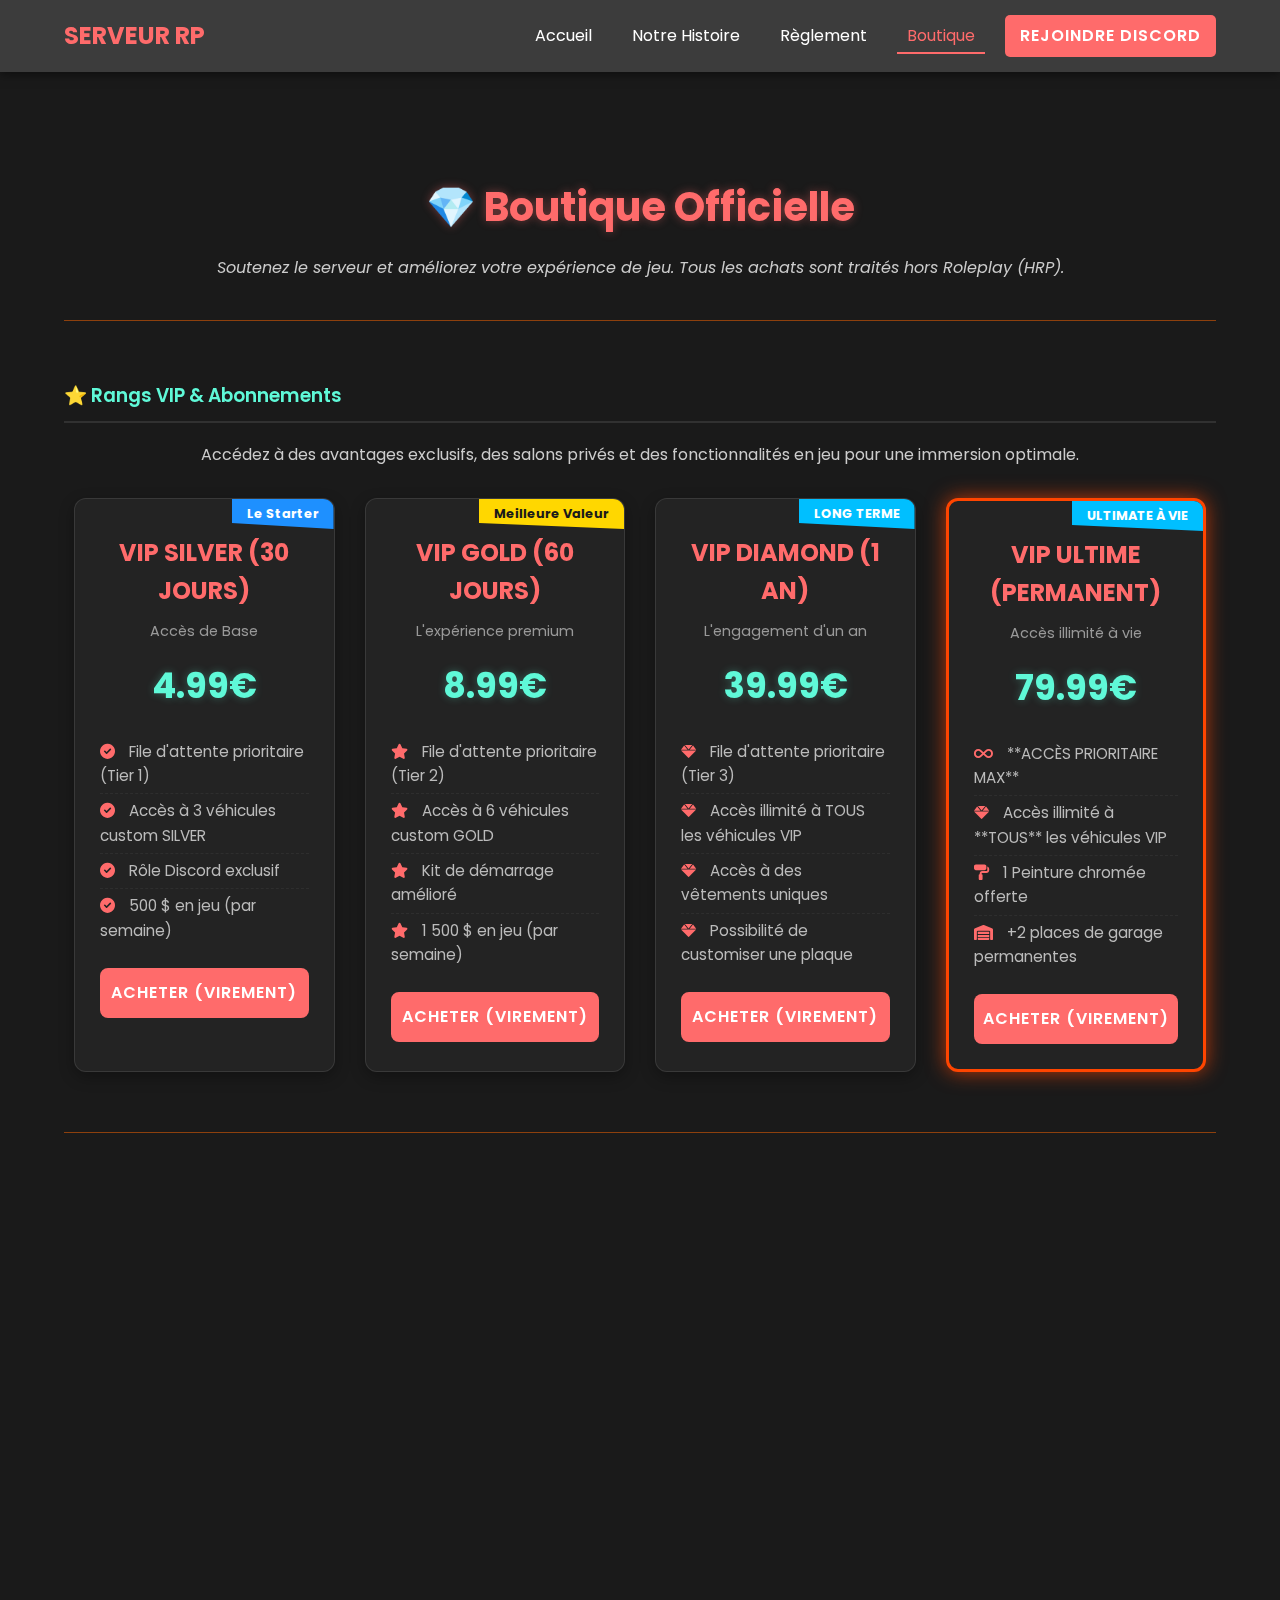
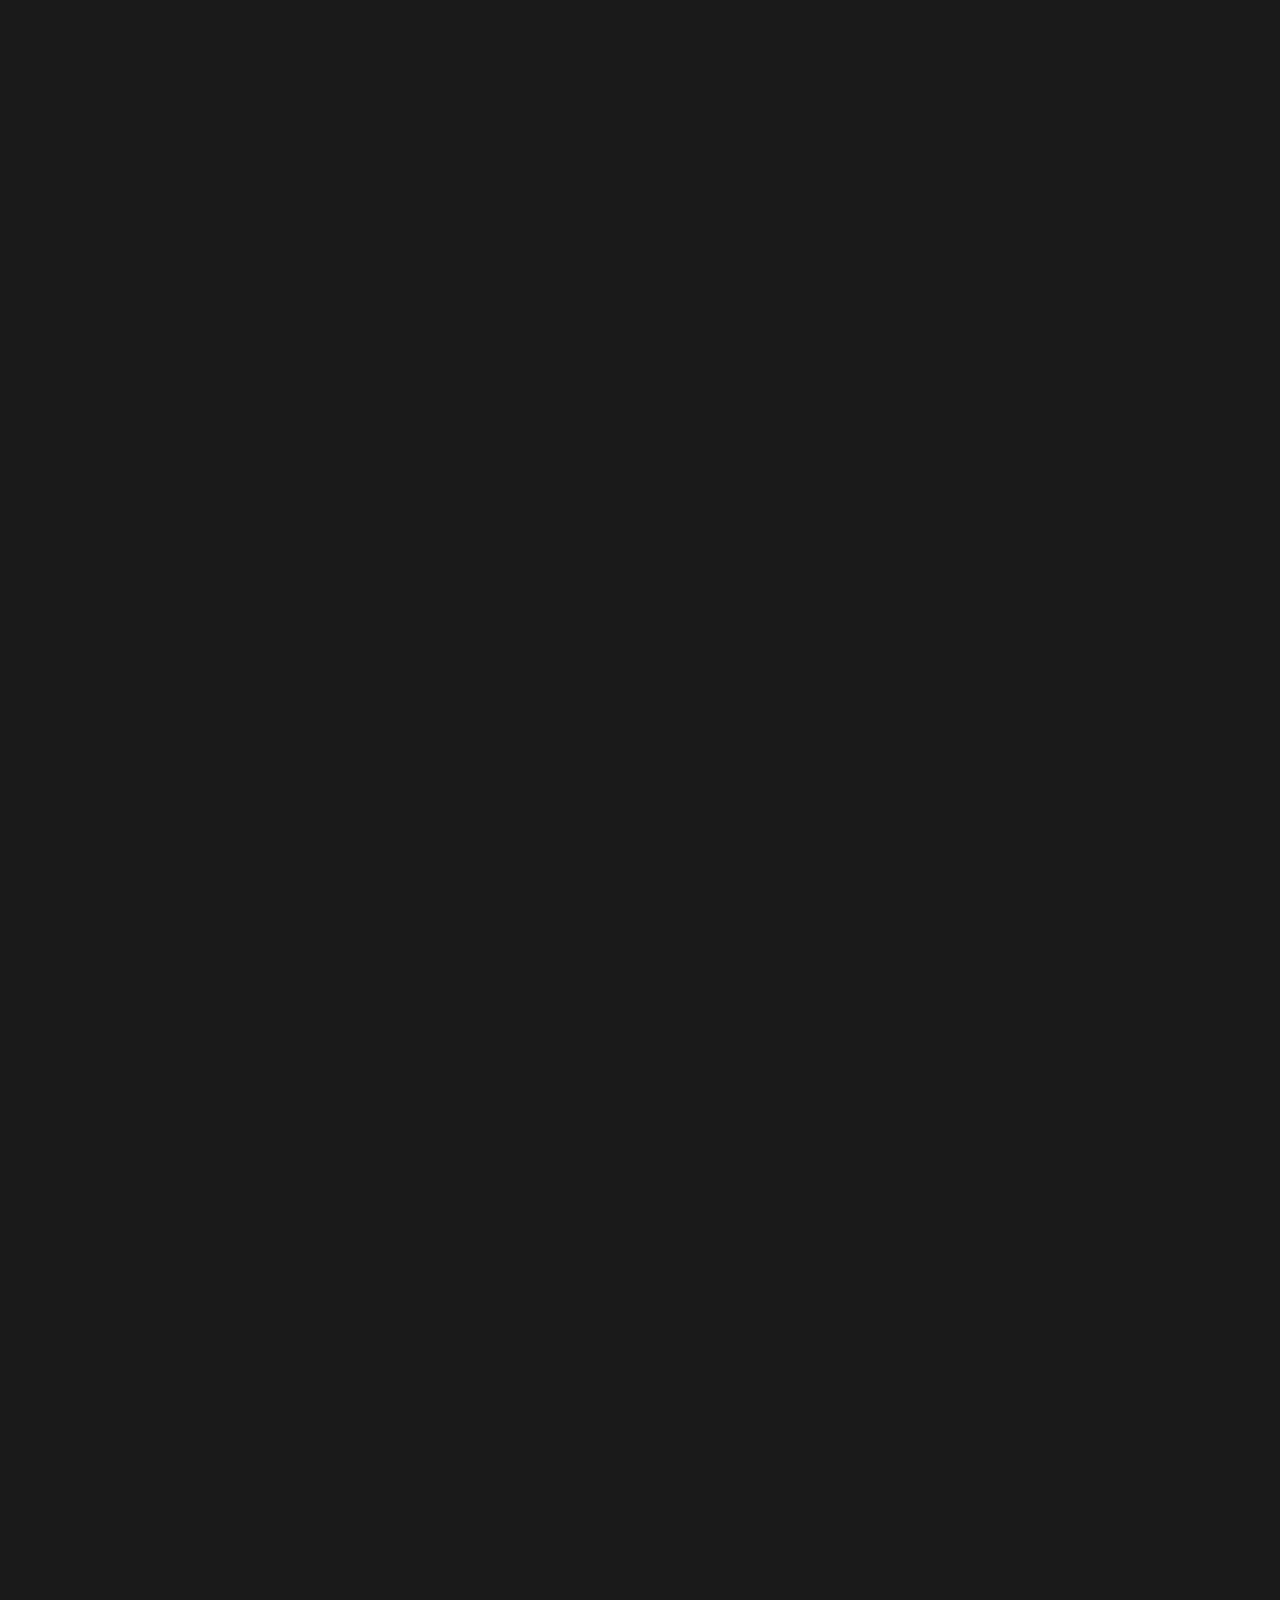
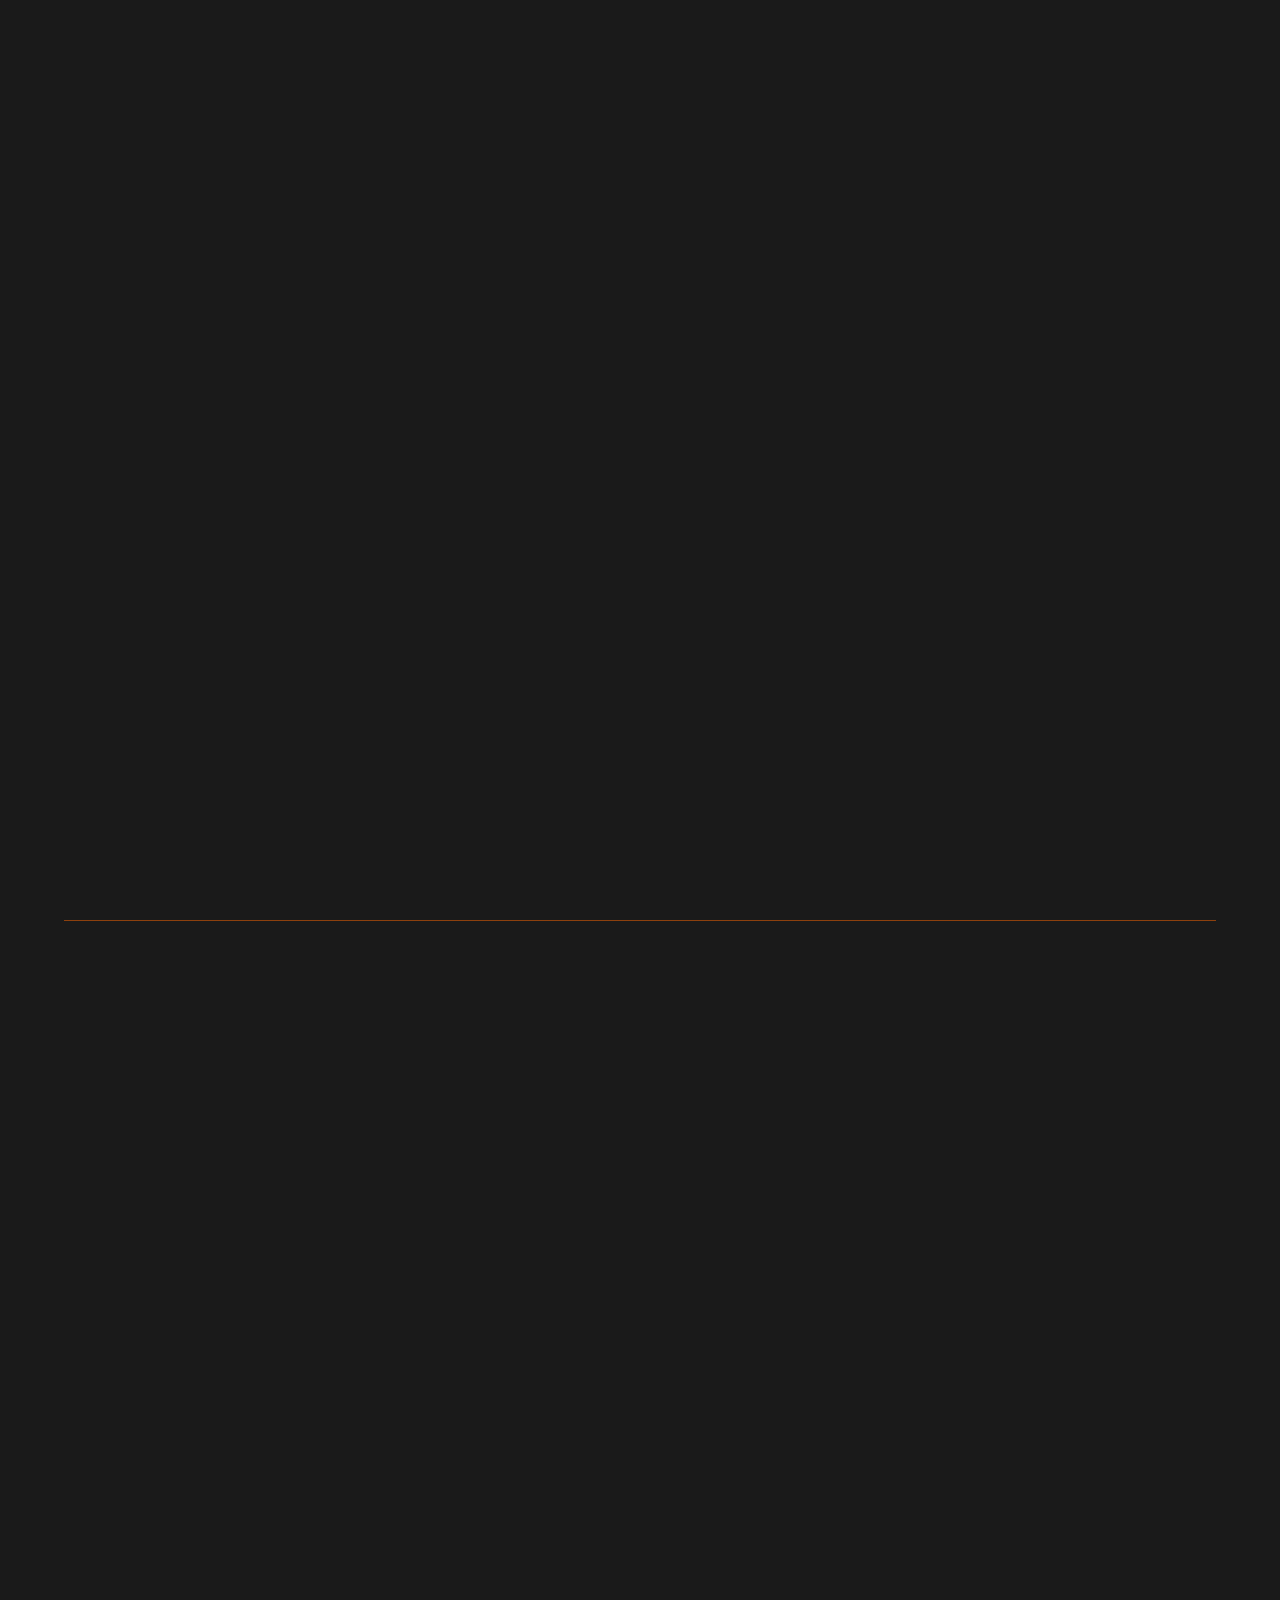
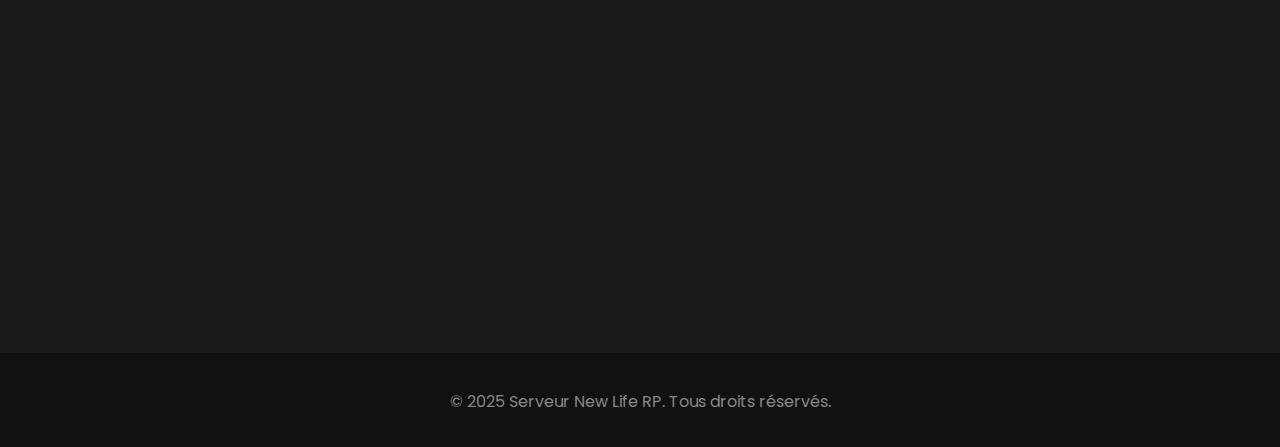
<file: boutique.html>
<!DOCTYPE html>
<html lang="fr">
<head>
    <meta charset="UTF-8">
    <meta name="viewport" content="width=device-width, initial-scale=1.0">
    <title>Boutique Officielle - Serveur RP</title>
    
    <link rel="stylesheet" href="css/style.css">
    <link rel="stylesheet" href="https://cdnjs.cloudflare.com/ajax/libs/font-awesome/6.0.0-beta3/css/all.min.css">
    <link href="https://fonts.googleapis.com/css2?family=Poppins:wght@300;400;600;700&display=swap" rel="stylesheet">
    <link href="https://unpkg.com/aos@2.3.1/dist/aos.css" rel="stylesheet">

    <style>
        :root {
            /* Couleurs de base */
            --primary-color: #FF6B6B; /* Orange/Rouge Vif */
            --secondary-color: #3C3C3C; /* Gris foncé */
            --background-color: #1a1a1a; /* Fond très sombre */
            --text-color: #FFFFFF;
            --glow-light: #5ff9d8; /* Couleur utilisée pour le glow des titres */
            --card-background: #232323;
            --card-hover-shadow: 0 10px 30px rgba(0, 0, 0, 0.5); 
        }

        body {
            font-family: 'Poppins', sans-serif;
            background-color: var(--background-color);
            color: var(--text-color);
            margin: 0;
            padding: 0;
            line-height: 1.6;
        }

        /* Amélioration Générale de la Typographie et des Conteneurs */
        .content-container {
            width: 90%;
            max-width: 1400px;
            margin: 0 auto;
            padding: 20px 0;
        }

        .title-orange {
            color: var(--primary-color);
            text-align: center;
            font-weight: 700;
            font-size: 2.5em;
            text-shadow: 0 0 10px rgba(255, 107, 107, 0.4); 
        }

        .subtitle, .section-description {
            text-align: center;
            color: #ccc;
            margin-bottom: 20px;
        }

        h3 {
            color: var(--glow-light);
            font-weight: 600;
            margin-top: 40px;
            padding-bottom: 10px;
            border-bottom: 2px solid rgba(255, 255, 255, 0.1);
        }

        hr {
            border-color: rgba(255, 255, 255, 0.1);
            margin: 40px 0;
        }

        /* --- NAVIGATION --- */
        nav {
            background-color: var(--secondary-color);
            padding: 15px 5%;
            display: flex;
            justify-content: space-between;
            align-items: center;
            box-shadow: 0 2px 10px rgba(0, 0, 0, 0.5);
            position: sticky;
            top: 0;
            z-index: 1000;
        }

        nav .logo {
            color: var(--primary-color);
            font-size: 1.5em;
            font-weight: 700;
            text-decoration: none;
            text-transform: uppercase;
        }

        nav ul {
            list-style: none;
            margin: 0;
            padding: 0;
            display: flex;
            align-items: center;
        }

        nav ul li {
            margin-left: 20px;
        }

        nav ul li a {
            color: var(--text-color);
            text-decoration: none;
            padding: 5px 10px;
            transition: color 0.3s ease, border-bottom 0.3s ease;
        }

        nav ul li a:hover, nav ul li a.active {
            color: var(--primary-color);
            border-bottom: 2px solid var(--primary-color);
        }

        .btn-orange {
            background-color: var(--primary-color);
            color: var(--text-color) !important;
            padding: 8px 15px;
            border-radius: 5px;
            text-transform: uppercase;
            font-weight: 600;
            transition: background-color 0.3s ease, transform 0.2s ease;
            border: none;
        }

        .btn-orange:hover {
            background-color: #FF4500;
            transform: translateY(-2px);
            border-bottom: none !important;
        }

        /* --- GRILLES ET CARTES PRODUITS --- */
        .product-grid {
            display: grid;
            gap: 30px; 
            margin-top: 30px;
            padding: 0 10px; 
        }

        .product-card {
            background-color: var(--card-background);
            padding: 25px;
            border-radius: 12px; 
            text-align: center;
            box-shadow: 0 5px 15px rgba(0, 0, 0, 0.3);
            transition: transform 0.3s ease, box-shadow 0.3s ease; 
            border: 1px solid rgba(255, 255, 255, 0.1);
            position: relative;
            overflow: hidden;
        }

        .product-card:hover {
            transform: translateY(-5px); 
            box-shadow: var(--card-hover-shadow); 
        }

        .product-card h4 {
            font-size: 1.5em;
            color: var(--primary-color);
            margin: 10px 0;
            text-transform: uppercase;
        }

        .product-card .price {
            font-size: 2.2em;
            font-weight: 700;
            color: var(--glow-light);
            margin: 15px 0 20px;
            text-shadow: 0 0 8px rgba(95, 249, 216, 0.3); 
        }

        .product-card .tag {
            display: block;
            color: #999;
            font-size: 0.9em;
            margin-bottom: 10px;
        }

        /* Badges */
        .badge {
            position: absolute;
            top: 0;
            right: 0;
            background-color: var(--primary-color);
            color: white;
            padding: 5px 15px;
            font-size: 0.8em;
            font-weight: 700;
            clip-path: polygon(0 0, 100% 0, 100% 100%, 0 80%); 
        }

        .badge.gold { background-color: #FFD700; color: #1a1a1a; }
        .badge.diamond { background-color: #00BFFF; }
        .badge.orange { background-color: #FF8C00; }
        .badge.blue { background-color: #1E90FF; }

        /* Avantages (Features) */
        .product-card .features {
            list-style: none;
            padding: 0;
            margin: 20px 0;
            text-align: left;
        }

        .product-card .features li {
            padding: 5px 0;
            border-bottom: 1px dashed rgba(255, 255, 255, 0.05);
            font-size: 0.95em;
            color: #bbb;
        }
        
        .product-card .features li:last-child {
            border-bottom: none;
        }

        .product-card .features i {
            color: var(--primary-color);
            margin-right: 10px;
        }

        /* Bouton d'Achat */
        .btn-primary {
            display: block;
            background-color: var(--primary-color);
            color: var(--text-color);
            padding: 12px 0;
            border-radius: 8px;
            text-decoration: none;
            font-weight: 600;
            margin-top: 20px;
            transition: background-color 0.3s ease;
            text-transform: uppercase;
        }

        .btn-primary:hover {
            background-color: #FF4500;
        }

        /* Surlignage VIP/Packs Spéciaux */
        .gold-border { border: 2px solid #FFD700 !important; }
        .diamond-border { border: 2px solid #00BFFF !important; }
        .ultimate-border { border: 3px solid #FF4500 !important; box-shadow: 0 0 20px rgba(255, 69, 0, 0.7) !important; } 
        .ultimate-border:hover { transform: scale(1.03) translateY(-5px); } 

        /* Styles spécifiques aux Coins */
        .coin-card {
            border-color: rgba(255, 140, 0, 0.3) !important;
        }
        .coin-card .features i {
            color: #FFD700; 
        }

        /* Listes d'avantages longues */
        .product-card .features-long {
            list-style: none;
            padding: 0 10px 0 0;
            margin: 15px 0;
            font-size: 0.85em;
            text-align: left;
            max-height: 250px;
            overflow-y: auto;
            color: #FFFFFF !important;
        }

        .product-card .features-long li {
            margin-bottom: 5px;
            padding: 3px 0;
            border-bottom: 1px dotted rgba(255, 255, 255, 0.05);
        }
        .product-card .features-long li i {
            color: var(--primary-color);
            margin-right: 8px;
        }

        /* Style de la barre de défilement pour features-long (Chrome/Safari) */
        .features-long::-webkit-scrollbar {
            width: 6px;
        }
        .features-long::-webkit-scrollbar-thumb {
            background-color: rgba(255, 255, 255, 0.2);
            border-radius: 3px;
        }
        .features-long::-webkit-scrollbar-track {
            background: var(--card-background);
        }

        /* --- FOOTER --- */
        footer {
            background-color: #111;
            color: #888;
            text-align: center;
            padding: 20px 0;
            margin-top: 50px;
            border-top: 1px solid rgba(255, 255, 255, 0.05);
        }

        /* Responsive */
        @media (max-width: 1200px) {
            .product-grid {
                grid-template-columns: repeat(3, 1fr) !important;
            }
        }
        @media (max-width: 800px) {
            .product-grid {
                grid-template-columns: repeat(2, 1fr) !important;
            }
            nav ul {
                display: none; 
            }
            nav {
                justify-content: center;
            }
        }
        @media (max-width: 500px) {
            .product-grid {
                grid-template-columns: 1fr !important;
            }
            .title-orange {
                font-size: 2em;
            }
        }
    </style>
    <script src="https://unpkg.com/aos@2.3.1/dist/aos.js"></script>
    <script>
        document.addEventListener('DOMContentLoaded', () => {
            AOS.init({ duration: 1000 });
        });
    </script>
</head>
<body>

    <nav>
        <a href="index.html" class="logo">Serveur RP</a>
        <ul>
            <li><a href="index.html">Accueil</a></li>
            <li><a href="notre-histoire.html">Notre Histoire</a></li>
            <li><a href="reglement.html">Règlement</a></li>
            <li><a href="boutique.html" class="active">Boutique</a></li>
            <li><a href="#" class="btn-orange">Rejoindre Discord</a></li>
        </ul>
    </nav>

    <main>
        <div class="content-container">
            <section id="boutique-header">
                <h2 class="title-orange" data-aos="fade-down">💎 Boutique Officielle</h2>
                <p class="subtitle" data-aos="fade-up">Soutenez le serveur et améliorez votre expérience de jeu. Tous les achats sont traités hors Roleplay (HRP).</p>
                <hr>
            </section>

            <section class="boutique-section" data-aos="fade-up">
                <h3>⭐ Rangs VIP & Abonnements</h3>
                <p class="section-description">Accédez à des avantages exclusifs, des salons privés et des fonctionnalités en jeu pour une immersion optimale.</p>
                
                <div class="product-grid" style="grid-template-columns: repeat(4, 1fr);">
                    <div class="product-card" data-aos="zoom-in-up" data-aos-delay="100">
                        <span class="badge blue">Le Starter</span>
                        <h4>VIP SILVER (30 Jours)</h4>
                        <span class="tag">Accès de Base</span>
                        <div class="price">4.99€</div>
                        <ul class="features">
                            <li><i class="fas fa-check-circle"></i> File d'attente prioritaire (Tier 1)</li>
                            <li><i class="fas fa-check-circle"></i> Accès à 3 véhicules custom SILVER</li>
                            <li><i class="fas fa-check-circle"></i> Rôle Discord exclusif</li>
                            <li><i class="fas fa-check-circle"></i> 500 $ en jeu (par semaine)</li>
                        </ul>
                        <a href="#paiement-manuel" class="btn-primary">Acheter (Virement)</a>
                    </div>

                    <div class="product-card is-gold" data-aos="zoom-in-up" data-aos-delay="200">
                        <span class="badge gold">Meilleure Valeur</span>
                        <h4>VIP GOLD (60 Jours)</h4>
                        <span class="tag">L'expérience premium</span>
                        <div class="price">8.99€</div>
                        <ul class="features">
                            <li><i class="fas fa-star"></i> File d'attente prioritaire (Tier 2)</li>
                            <li><i class="fas fa-star"></i> Accès à 6 véhicules custom GOLD</li>
                            <li><i class="fas fa-star"></i> Kit de démarrage amélioré</li>
                            <li><i class="fas fa-star"></i> 1 500 $ en jeu (par semaine)</li>
                        </ul>
                         <a href="#paiement-manuel" class="btn-primary">Acheter (Virement)</a>
                    </div>

                    <div class="product-card is-diamond" data-aos="zoom-in-up" data-aos-delay="300">
                        <span class="badge diamond">LONG TERME</span>
                        <h4>VIP DIAMOND (1 An)</h4>
                        <span class="tag">L'engagement d'un an</span>
                        <div class="price">39.99€</div>
                        <ul class="features">
                            <li><i class="fas fa-gem"></i> File d'attente prioritaire (Tier 3)</li>
                            <li><i class="fas fa-gem"></i> Accès illimité à TOUS les véhicules VIP</li>
                            <li><i class="fas fa-gem"></i> Accès à des vêtements uniques</li>
                            <li><i class="fas fa-gem"></i> Possibilité de customiser une plaque</li>
                        </ul>
                         <a href="#paiement-manuel" class="btn-primary">Acheter (Virement)</a>
                    </div>
                    
                    <div class="product-card ultimate-border" data-aos="zoom-in-up" data-aos-delay="400">
                        <span class="badge diamond">ULTIMATE À VIE</span>
                        <h4>VIP ULTIME (Permanent)</h4>
                        <span class="tag">Accès illimité à vie</span>
                        <div class="price">79.99€</div>
                        <ul class="features">
                            <li><i class="fas fa-infinity"></i> **ACCÈS PRIORITAIRE MAX**</li>
                            <li><i class="fas fa-gem"></i> Accès illimité à **TOUS** les véhicules VIP</li>
                            <li><i class="fas fa-paint-roller"></i> 1 Peinture chromée offerte</li>
                            <li><i class="fas fa-warehouse"></i> +2 places de garage permanentes</li>
                        </ul>
                         <a href="#paiement-manuel" class="btn-primary">Acheter (Virement)</a>
                    </div>
                </div>
            </section>

            <hr>

            <section class="boutique-section" data-aos="fade-up" data-aos-delay="100">
                <h3>💰 Pack de Monnaie (Coins & Soutien)</h3>
                <p class="section-description">Achetez des Coins pour débloquer des objets esthétiques, des changements de nom, et des services HRP. Plus le soutien est important, plus la liste d'avantages est longue.</p>
                
                <h4 style="color: var(--glow-light); margin-top: 20px; text-align: left;"><i class="fas fa-money-bill-wave"></i> Packs de Coins Standard</h4>
                <div class="product-grid" style="grid-template-columns: repeat(4, 1fr);">
                    <div class="product-card coin-card" data-aos="zoom-in-up">
                        <span class="badge orange">Base</span>
                        <h4>Pack 1000 Coins</h4>
                        <span class="tag">Démarrage rapide</span>
                        <div class="price">7.99€</div>
                        <ul class="features small">
                            <li><i class="fas fa-coins"></i> 1000 Coins HRP</li>
                            <li><i class="fas fa-gift"></i> Bonus : 0%</li>
                        </ul>
                         <a href="#paiement-manuel" class="btn-primary">Acheter (Virement)</a>
                    </div>
                    <div class="product-card coin-card is-hot" data-aos="zoom-in-up" data-aos-delay="50">
                        <span class="badge orange">Populaire</span>
                        <h4>Pack 1500 Coins</h4>
                        <span class="tag">Le choix malin</span>
                        <div class="price">12.99€</div>
                        <ul class="features small">
                            <li><i class="fas fa-coins"></i> 1500 Coins HRP</li>
                            <li><i class="fas fa-gift"></i> Bonus : 0%</li>
                        </ul>
                         <a href="#paiement-manuel" class="btn-primary">Acheter (Virement)</a>
                    </div>
                    <div class="product-card coin-card" data-aos="zoom-in-up" data-aos-delay="100">
                        <span class="badge orange">Boost</span>
                        <h4>Pack 2000 Coins</h4>
                        <span class="tag">Idéal pour les accessoires</span>
                        <div class="price">20.99€</div>
                        <ul class="features small">
                            <li><i class="fas fa-coins"></i> 2000 Coins HRP</li>
                            <li><i class="fas fa-gift"></i> Bonus : 0%</li>
                        </ul>
                         <a href="#paiement-manuel" class="btn-primary">Acheter (Virement)</a>
                    </div>
                    <div class="product-card coin-card is-diamond" data-aos="zoom-in-up" data-aos-delay="150">
                        <span class="badge diamond">Max Value</span>
                        <h4>Pack 2500 Coins</h4>
                        <span class="tag">Petit Bonus + 100 Coins</span>
                        <div class="price">25.99€</div>
                        <ul class="features small">
                            <li><i class="fas fa-coins"></i> 2600 Coins HRP</li>
                            <li><i class="fas fa-gift"></i> Bonus : 4%</li>
                        </ul>
                         <a href="#paiement-manuel" class="btn-primary">Acheter (Virement)</a>
                    </div>
                </div>

                <div class="product-grid" style="grid-template-columns: repeat(3, 1fr); margin-top: 30px;">
                    <div class="product-card coin-card" data-aos="zoom-in-up">
                        <span class="badge orange">Large</span>
                        <h4>Pack 3000 Coins</h4>
                        <span class="tag">Idéal pour les tenues</span>
                        <div class="price">34.99€</div>
                        <ul class="features small">
                            <li><i class="fas fa-coins"></i> 3000 Coins HRP</li>
                            <li><i class="fas fa-gift"></i> Bonus : 0%</li>
                        </ul>
                         <a href="#paiement-manuel" class="btn-primary">Acheter (Virement)</a>
                    </div>
                    <div class="product-card coin-card is-hot" data-aos="zoom-in-up" data-aos-delay="50">
                        <span class="badge gold">Grand Bonus</span>
                        <h4>Pack 5000 Coins</h4>
                        <span class="tag">500 Coins Offerts</span>
                        <div class="price">49.99€</div>
                        <ul class="features small">
                            <li><i class="fas fa-coins"></i> 5500 Coins HRP</li>
                            <li><i class="fas fa-gift"></i> Bonus : 10%</li>
                        </ul>
                         <a href="#paiement-manuel" class="btn-primary">Acheter (Virement)</a>
                    </div>
                    <div class="product-card coin-card ultimate-border" data-aos="zoom-in-up" data-aos-delay="100">
                        <span class="badge diamond">MAX COINS</span>
                        <h4>Pack 10 000 Coins</h4>
                        <span class="tag">1500 Coins Offerts</span>
                        <div class="price">89.99€</div>
                        <ul class="features small">
                            <li><i class="fas fa-coins"></i> 11 500 Coins HRP</li>
                            <li><i class="fas fa-gift"></i> Bonus : 15%</li>
                        </ul>
                         <a href="#paiement-manuel" class="btn-primary">Acheter (Virement)</a>
                    </div>
                </div>

                <h4 style="color: var(--glow-light); margin-top: 50px; text-align: left;"><i class="fas fa-trophy"></i> Packs de Soutien (Fonctionnalités HRP)</h4>
                <p class="section-description" style="color: #bbb;">Ces packs offrent des avantages concrets en jeu, sans pour autant atteindre le niveau de soutien Ultime (100€+).</p>
                
                <div class="product-grid" style="grid-template-columns: repeat(3, 1fr);">
                    
                    <div class="product-card coin-card gold-border" data-aos="zoom-in">
                        <h4 style="font-size: 1.2em;">Pack Bronze</h4>
                        <span class="tag">Démarrage des avantages</span>
                        <div class="price">9.99€</div>
                        <ul class="features-long" style="max-height: 150px; overflow-y: hidden;">
                            <li><i class="fas fa-coins"></i> 1 000 Coins HRP inclus</li>
                            <li><i class="fas fa-star"></i> Rôle Discord Bronze exclusif</li>
                            <li><i class="fas fa-car"></i> Accès à 1 véhicule custom Bronze (30j)</li>
                            <li><i class="fas fa-check-double"></i> File d'attente prioritaire (Tier 1)</li>
                            <li><i class="fas fa-id-card"></i> 1 Vêtement exclusif Bronze HRP</li>
                        </ul>
                         <a href="#paiement-manuel" class="btn-primary">Acheter (Virement)</a>
                    </div>

                    <div class="product-card coin-card gold-border is-hot" data-aos="zoom-in" data-aos-delay="50">
                        <h4 style="font-size: 1.2em;">Pack Or</h4>
                        <span class="tag">Équilibre et valeur</span>
                        <div class="price">19.99€</div>
                        <ul class="features-long" style="max-height: 150px; overflow-y: hidden;">
                            <li><i class="fas fa-coins"></i> 2 500 Coins HRP inclus</li>
                            <li><i class="fas fa-crown"></i> Rôle Discord Or exclusif</li>
                            <li><i class="fas fa-car"></i> Accès à 3 véhicules custom Or (60j)</li>
                            <li><i class="fas fa-sync"></i> 1 Changement de plaque d'immatriculation offert</li>
                            <li><i class="fas fa-location-arrow"></i> Révélation de 1 lieu secret HRP</li>
                            <li><i class="fas fa-warehouse"></i> +1 Place de garage (30j)</li>
                        </ul>
                         <a href="#paiement-manuel" class="btn-primary">Acheter (Virement)</a>
                    </div>

                    <div class="product-card coin-card ultimate-border" data-aos="zoom-in" data-aos-delay="100">
                        <h4 style="font-size: 1.2em;">Pack Ultime</h4>
                        <span class="tag">L'expérience avant le soutien massif</span>
                        <div class="price">39.99€</div>
                        <ul class="features-long" style="max-height: 150px; overflow-y: hidden;">
                            <li><i class="fas fa-coins"></i> 5 000 Coins HRP inclus</li>
                            <li><i class="fas fa-gem"></i> Rôle Discord Ultime exclusif</li>
                            <li><i class="fas fa-car-alt"></i> Accès à TOUS les véhicules VIP (90j)</li>
                            <li><i class="fas fa-truck-moving"></i> 5 Téléportations de véhicule (HRP Admin)</li>
                            <li><i class="fas fa-paint-roller"></i> Accès à 1 peinture néon exclusive (HRP)</li>
                            <li><i class="fas fa-lock-open"></i> File d'attente prioritaire (Tier 2)</li>
                            <li><i class="fas fa-toolbox"></i> 5 Kits de réparation avancée (HRP)</li>
                            <li><i class="fas fa-money-bill-wave"></i> Effacement de 5 contraventions (HRP Admin)</li>
                        </ul>
                         <a href="#paiement-manuel" class="btn-primary">Acheter (Virement)</a>
                    </div>
                </div>

                <h4 style="color: var(--glow-light); margin-top: 50px; text-align: left;"><i class="fas fa-chart-bar"></i> Packs de Soutien Progressif (25€ à 100€ - Structure inchangée)</h4>
                <p class="section-description" style="color: #bbb;">Ces packs sont l'ancienne gamme de soutien, conservée pour la progression d'avantages massifs.</p>
                
                <div class="product-grid" style="grid-template-columns: repeat(4, 1fr);">
                    
                    <div class="product-card coin-card gold-border" data-aos="zoom-in">
                        <h4 style="font-size: 1.1em;">Soutien Spécial "400"</h4>
                        <span class="tag">Le plus d'avantages pour 25€</span>
                        <div class="price">25€</div>
                        <ul class="features-long">
                            <li><i class="fas fa-coins"></i> **2 750 Coins** HRP (Valeur de 25€ + 10% Bonus). **(1)**</li>
                            <li><i class="fas fa-check-double"></i> File d'attente prioritaire **Tier 2**. **(2)**</li>
                            <li><i class="fab fa-discord"></i> Rôle Discord Exclusif **Progressif I** à vie. **(3)**</li>
                            <li><i class="fas fa-warehouse"></i> **+1 Place** de garage temporaire (30 jours). **(4)**</li>
                            <li><i class="fas fa-parking"></i> **5 Téléportations** de véhicule (Admin HRP, 1/semaine). **(5)**</li>
                            <li><i class="fas fa-car-side"></i> **1 Véhicule VIP** au choix (7 jours). **(6)**</li>
                            <li><i class="fas fa-tools"></i> **20 Kits** de réparation pour véhicule (HRP). **(7 - 26)**</li>
                            <li><i class="fas fa-gas-pump"></i> **10 Pleins** d'essence offerts (HRP). **(27 - 36)**</li>
                            <li><i class="fas fa-tshirt"></i> **2 Vêtements** HRP exclusifs au choix. **(37 - 38)**</li>
                            <li><i class="fas fa-paint-brush"></i> **1 Peinture** spéciale pour un véhicule (1 mois). **(39)**</li>
                            <li><i class="fas fa-hat-cowboy"></i> **100 Articles** cosmétiques mineurs aléatoires. **(40 - 139)**</li>
                            <li><i class="fas fa-eye"></i> **5 Changements** d'apparence mineure (cheveux, maquillage, etc.). **(140 - 144)**</li>
                            <li><i class="fas fa-sync-alt"></i> **5 Changements** de plaque d'immatriculation. **(145 - 149)**</li>
                            <li><i class="fas fa-lock"></i> **5 Clés** supplémentaires pour votre logement actuel. **(150 - 154)**</li>
                            <li><i class="fas fa-map-marked-alt"></i> Révélation de **2 lieux secrets** (HRP). **(155 - 156)**</li>
                            <li><i class="fas fa-money-check-alt"></i> **50 Contraventions** effacées (Admin HRP). **(157 - 206)**</li>
                            <li><i class="fas fa-chart-line"></i> Réduction de **2%** sur toutes les taxes (7 jours). **(207)**</li>
                            <li><i class="fas fa-hand-holding-usd"></i> **2 Retraits** bancaires forcés (Admin HRP). **(208 - 209)**</li>
                            <li><i class="fas fa-gift"></i> **100 Consommables** HRP divers (nourriture, eau, kit de soin). **(210 - 309)**</li>
                            <li><i class="fas fa-bolt"></i> **90 Boosts** de performance esthétique pour un véhicule (7 jours). **(310 - 399)**</li>
                            <li><i class="fas fa-medal"></i> **1 Ticket** de réduction de peine légère (Admin HRP). **(400)**</li>
                        </ul>
                         <a href="#paiement-manuel" class="btn-primary">Acheter (Virement)</a>
                    </div>

                    <div class="product-card coin-card gold-border" data-aos="zoom-in" data-aos-delay="50">
                        <h4 style="font-size: 1.1em;">Soutien Progressif II (35€)</h4>
                        <span class="tag">Bonus 12%</span>
                        <div class="price">35€</div>
                        <ul class="features-long">
                            <li><i class="fas fa-coins"></i> **3 920 Coins** HRP</li>
                            <li><i class="fas fa-crown"></i> 2 Véhicules VIP au choix (7j)</li>
                            <li><i class="fas fa-id-card"></i> Accès à 2 Vêtements HRP</li>
                            <li><i class="fas fa-map-marked-alt"></i> Révélation de 1 lieu secret HRP</li>
                        </ul>
                         <a href="#paiement-manuel" class="btn-primary">Acheter (Virement)</a>
                    </div>

                    <div class="product-card coin-card gold-border" data-aos="zoom-in" data-aos-delay="100">
                        <h4 style="font-size: 1.1em;">Soutien Progressif III (45€)</h4>
                        <span class="tag">Bonus 15%</span>
                        <div class="price">45€</div>
                        <ul class="features-long">
                            <li><i class="fas fa-coins"></i> **5 175 Coins** HRP</li>
                            <li><i class="fas fa-truck-moving"></i> 5 Téléportations de véhicule (HRP Admin)</li>
                            <li><i class="fas fa-sync"></i> 2 Changements de plaque offerts</li>
                            <li><i class="fas fa-warehouse"></i> +1 Place de garage (30j)</li>
                        </ul>
                         <a href="#paiement-manuel" class="btn-primary">Acheter (Virement)</a>
                    </div>

                    <div class="product-card coin-card gold-border" data-aos="zoom-in" data-aos-delay="150">
                        <h4 style="font-size: 1.1em;">Soutien Progressif IV (55€)</h4>
                        <span class="tag">Bonus 18%</span>
                        <div class="price">55€</div>
                        <ul class="features-long">
                            <li><i class="fas fa-coins"></i> **6 490 Coins** HRP</li>
                            <li><i class="fas fa-car-alt"></i> 1 Véhicule Majestueux (7j)</li>
                            <li><i class="fas fa-toolbox"></i> 1 Kit de réparation avancé (HRP)</li>
                            <li><i class="fas fa-check-double"></i> File d'attente prioritaire Tier 3</li>
                        </ul>
                         <a href="#paiement-manuel" class="btn-primary">Acheter (Virement)</a>
                    </div>
                    
                    <div class="product-card coin-card diamond-border" data-aos="zoom-in">
                        <h4 style="font-size: 1.1em;">Soutien Progressif V (65€)</h4>
                        <span class="tag">Bonus 20%</span>
                        <div class="price">65€</div>
                        <ul class="features-long">
                            <li><i class="fas fa-coins"></i> **7 800 Coins** HRP</li>
                            <li><i class="fas fa-gem"></i> 1 Vêtement "Diamond" exclusif</li>
                            <li><i class="fas fa-location-arrow"></i> 1 Demande de modification de météo (HRP Admin, 24h)</li>
                            <li><i class="fas fa-id-badge"></i> 1 Changement d'apparence offert</li>
                        </ul>
                         <a href="#paiement-manuel" class="btn-primary">Acheter (Virement)</a>
                    </div>

                    <div class="product-card coin-card diamond-border" data-aos="zoom-in" data-aos-delay="50">
                        <h4 style="font-size: 1.1em;">Soutien Progressif VI (75€)</h4>
                        <ul class="features-long">
                            <li>(Contenu manquant)</li>
                        </ul>
                         <a href="#paiement-manuel" class="btn-primary">Acheter (Virement)</a>
                    </div>
                </div>
            </section>

            <hr>
            
            <section id="paiement-manuel" style="margin-top: 50px; padding: 40px; background-color: #2a2a2a; border-radius: 12px; border: 1px solid var(--primary-color);" data-aos="fade-up">
                <h3 style="color: var(--primary-color); text-align: center; border-bottom: none; font-size: 1.8em;">🏦 Paiement par Virement Bancaire (RIB/IBAN)</h3>
                <p style="text-align: center; color: #ccc; font-size: 1.1em;">
                    Cette méthode est **manuelle**. La validation de votre achat sera effectuée par un administrateur sous **24h à 48h** après réception.
                </p>

                <div style="display: flex; flex-direction: column; align-items: center; gap: 20px; margin-top: 30px;">
                    
                    <div style="background-color: #333; padding: 25px; border-radius: 8px; width: 100%; max-width: 600px; box-shadow: 0 4px 15px rgba(0, 0, 0, 0.5);">
                        <h4 style="color: #5ff9d8; margin-top: 0;"><i class="fas fa-university"></i> Nos Coordonnées Bancaires :</h4>
                        <p style="margin: 5px 0;"><strong>Titulaire du compte :</strong> [Votre Nom ou Nom de l'Organisation]</p>
                        <p style="margin: 5px 0;"><strong>IBAN :</strong> <code style="color: #fff; background-color: #1a1a1a; padding: 4px 8px; border-radius: 4px; display: inline-block;">[VOTRE IBAN COMPLET ICI]</code></p>
                        <p style="margin: 5px 0;"><strong>BIC :</strong> <code style="color: #fff; background-color: #1a1a1a; padding: 4px 8px; border-radius: 4px; display: inline-block;">[VOTRE CODE BIC ICI]</code></p>
                    </div>

                    <div style="background-color: #333; padding: 25px; border-radius: 8px; width: 100%; max-width: 600px; box-shadow: 0 4px 15px rgba(0, 0, 0, 0.5);">
                        <h4 style="color: #5ff9d8; margin-top: 0;"><i class="fas fa-clipboard-list"></i> Procédure à Suivre (TRÈS IMPORTANT) :</h4>
                        <ol style="padding-left: 20px; color: #fff; list-style-type: none;">
                            <li style="margin-bottom: 10px;">**1.** Effectuez le virement du **montant exact** de l'article choisi.</li>
                            <li style="margin-bottom: 10px;">**2.** Dans le champ **Référence / Communication** du virement, indiquez OBLIGATOIREMENT : <br><code style="color: #FFD700; background-color: #1a1a1a; padding: 4px 8px; border-radius: 4px; display: inline-block; font-weight: 700;">[NOM DE L'ARTICLE] - [VOTRE PSEUDO DISCORD]</code></li>
                            <li style="margin-bottom: 10px;">**3.** Après le virement, contactez un administrateur sur Discord pour signaler votre paiement et accélérer la validation.</li>
                        </ol>
                    </div>

                </div>
            </section>

        </div>
    </main>

    <footer>
        <p>&copy; 2025 Serveur New Life RP. Tous droits réservés.</p>
    </footer>

    </body>
</html>
</file>
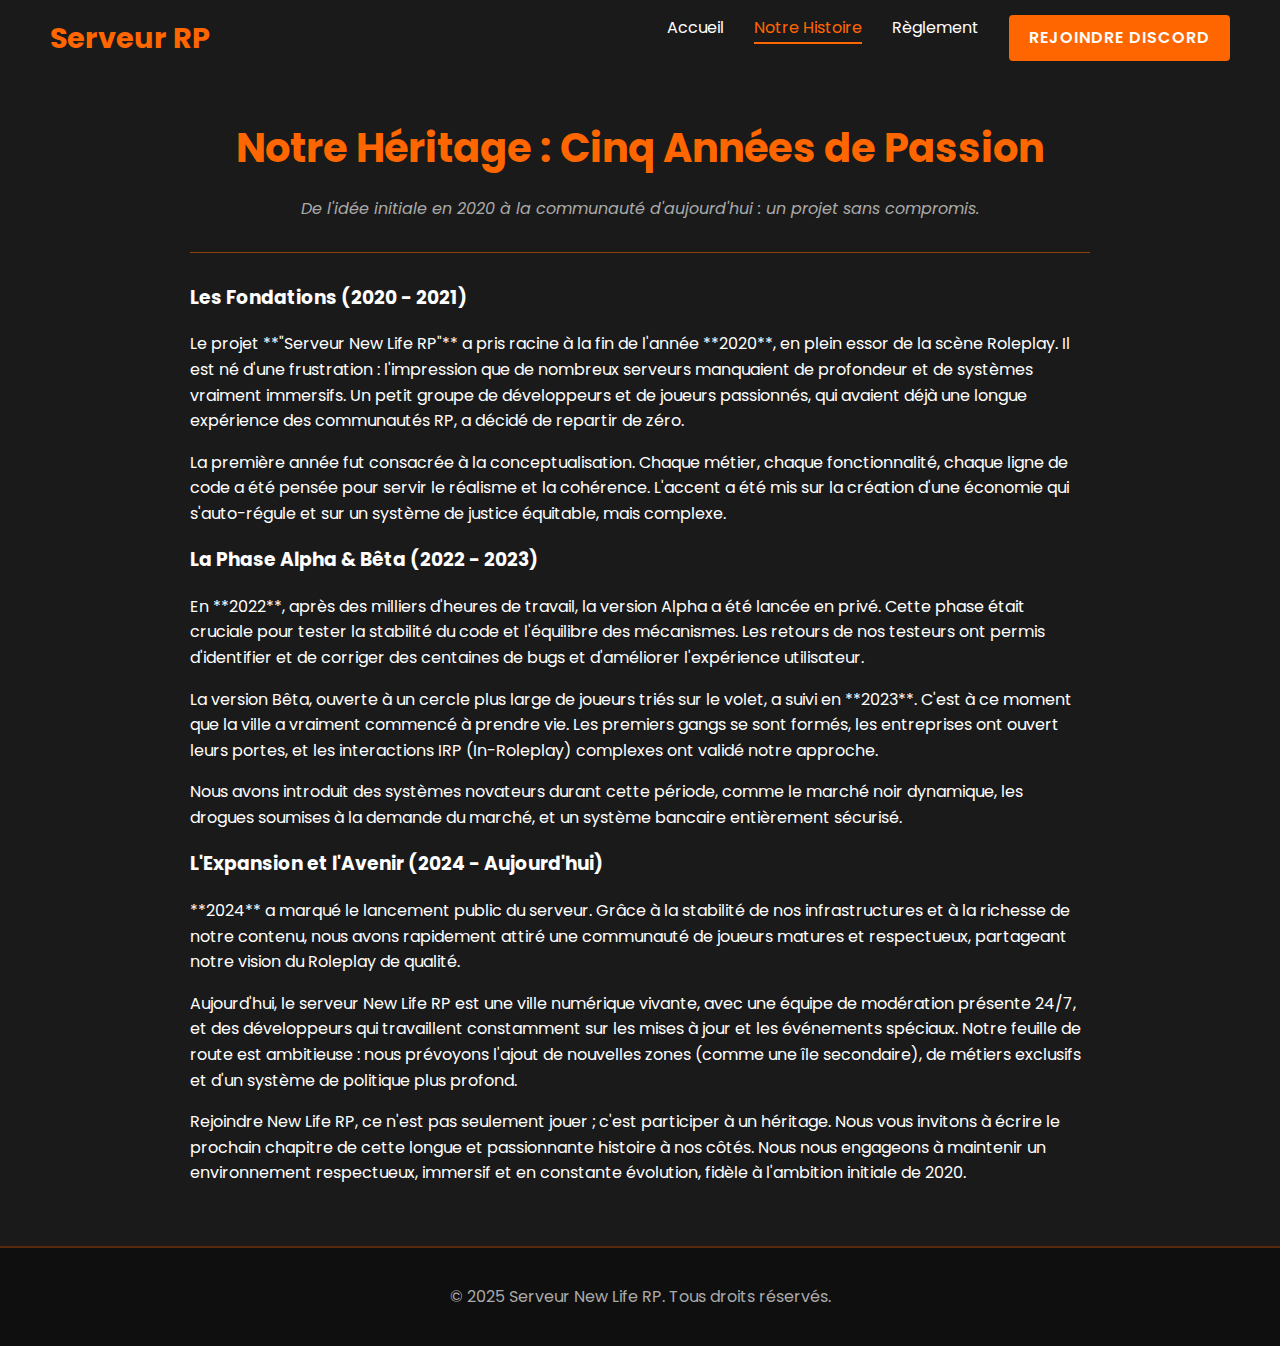
<file: notre-histoire.html>
<!DOCTYPE html>
<html lang="fr">
<head>
    <meta charset="UTF-8">
    <meta name="viewport" content="width=device-width, initial-scale=1.0">
    <title>Notre Histoire - Projet 2020 | Serveur RP</title>
    
    <link rel="stylesheet" href="css/style.css">
    <link href="https://fonts.googleapis.com/css2?family=Poppins:wght@400;600;700&display=swap" rel="stylesheet">
</head>
<body>

    <header class="subpage-header">
        <nav>
            <div class="logo">Serveur RP</div>
            <ul>
                <li><a href="index.html">Accueil</a></li>
                <li><a href="notre-histoire.html" class="active">Notre Histoire</a></li> <li><a href="reglement.html">Règlement</a></li>
                <li><a href="https://discord.gg/votre_lien" target="_blank" class="btn-orange">Rejoindre Discord</a></li> 
            </ul>
        </nav>
    </header>

    <main class="content-container">
        
        <h1 class="title-orange">Notre Héritage : Cinq Années de Passion</h1>
        <p class="subtitle">De l'idée initiale en 2020 à la communauté d'aujourd'hui : un projet sans compromis.</p>

        <hr>

        <section id="histoire-detail">
            <div class="histoire-content">
                
                <h3>Les Fondations (2020 - 2021)</h3>
                <p>Le projet **"Serveur New Life RP"** a pris racine à la fin de l'année **2020**, en plein essor de la scène Roleplay. Il est né d'une frustration : l'impression que de nombreux serveurs manquaient de profondeur et de systèmes vraiment immersifs. Un petit groupe de développeurs et de joueurs passionnés, qui avaient déjà une longue expérience des communautés RP, a décidé de repartir de zéro.</p>
                <p>La première année fut consacrée à la conceptualisation. Chaque métier, chaque fonctionnalité, chaque ligne de code a été pensée pour servir le réalisme et la cohérence. L'accent a été mis sur la création d'une économie qui s'auto-régule et sur un système de justice équitable, mais complexe.</p>
                
                <h3>La Phase Alpha & Bêta (2022 - 2023)</h3>
                <p>En **2022**, après des milliers d'heures de travail, la version Alpha a été lancée en privé. Cette phase était cruciale pour tester la stabilité du code et l'équilibre des mécanismes. Les retours de nos testeurs ont permis d'identifier et de corriger des centaines de bugs et d'améliorer l'expérience utilisateur.</p>
                <p>La version Bêta, ouverte à un cercle plus large de joueurs triés sur le volet, a suivi en **2023**. C'est à ce moment que la ville a vraiment commencé à prendre vie. Les premiers gangs se sont formés, les entreprises ont ouvert leurs portes, et les interactions IRP (In-Roleplay) complexes ont validé notre approche.</p>
                <p>Nous avons introduit des systèmes novateurs durant cette période, comme le marché noir dynamique, les drogues soumises à la demande du marché, et un système bancaire entièrement sécurisé.</p>

                <h3>L'Expansion et l'Avenir (2024 - Aujourd'hui)</h3>
                <p>**2024** a marqué le lancement public du serveur. Grâce à la stabilité de nos infrastructures et à la richesse de notre contenu, nous avons rapidement attiré une communauté de joueurs matures et respectueux, partageant notre vision du Roleplay de qualité.</p>
                <p>Aujourd'hui, le serveur New Life RP est une ville numérique vivante, avec une équipe de modération présente 24/7, et des développeurs qui travaillent constamment sur les mises à jour et les événements spéciaux. Notre feuille de route est ambitieuse : nous prévoyons l'ajout de nouvelles zones (comme une île secondaire), de métiers exclusifs et d'un système de politique plus profond.</p>
                <p>Rejoindre New Life RP, ce n'est pas seulement jouer ; c'est participer à un héritage. Nous vous invitons à écrire le prochain chapitre de cette longue et passionnante histoire à nos côtés. Nous nous engageons à maintenir un environnement respectueux, immersif et en constante évolution, fidèle à l'ambition initiale de 2020.</p>
            </div>
        </section>

    </main>

    <footer>
        <p>&copy; 2025 Serveur New Life RP. Tous droits réservés.</p>
    </footer>

</body>
</html>
</file>
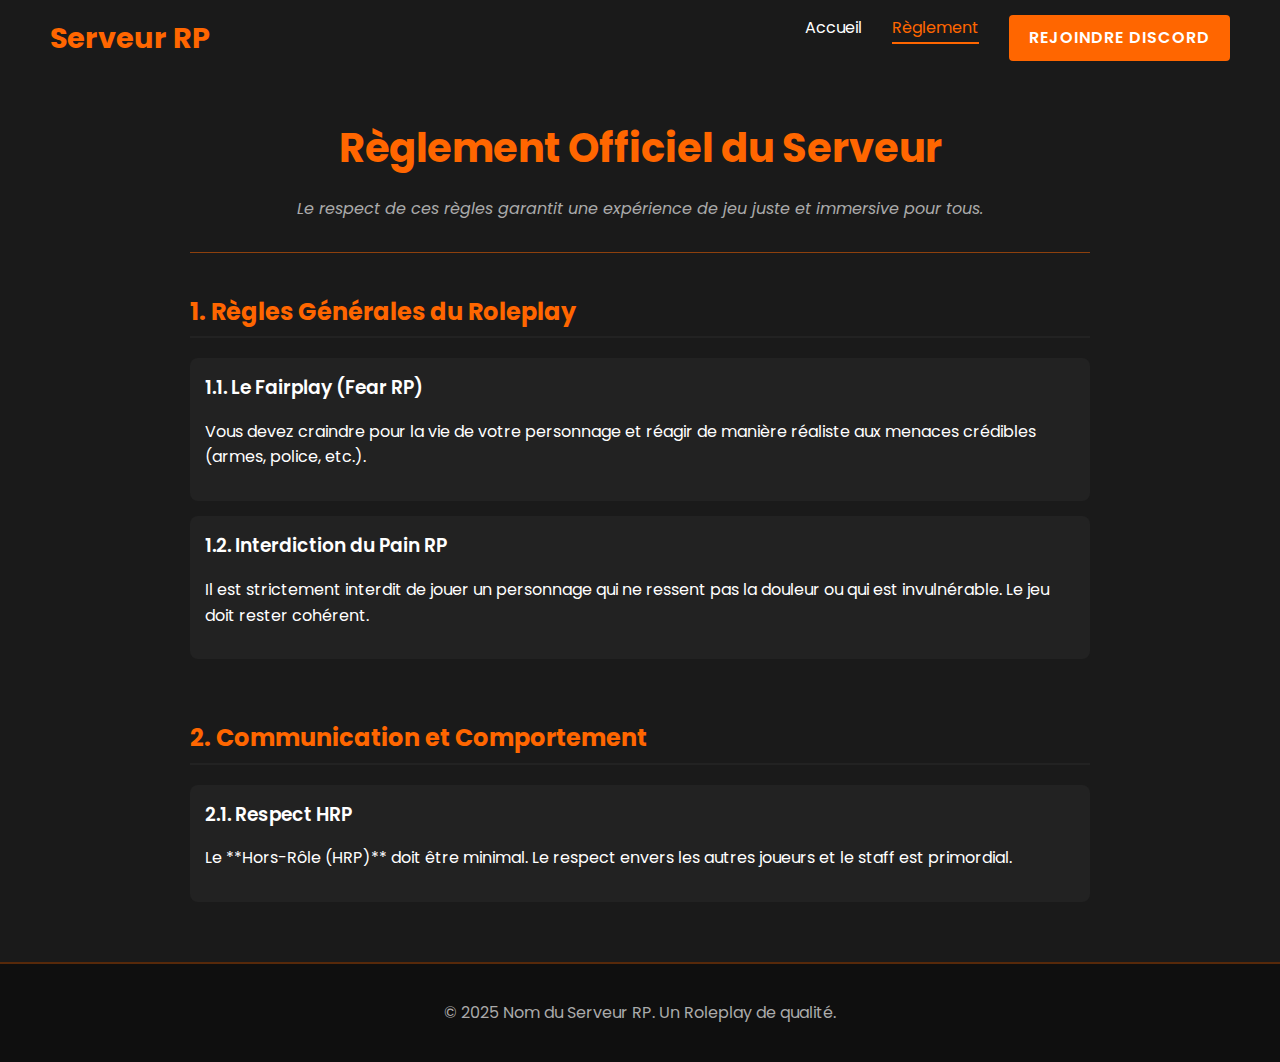
<file: reglement.html>
<!DOCTYPE html>
<html lang="fr">
<head>
    <meta charset="UTF-8">
    <meta name="viewport" content="width=device-width, initial-scale=1.0">
    <title>Règlement Officiel | Nom du Serveur RP</title>
    
    <link rel="stylesheet" href="css/style.css">
    <link href="https://fonts.googleapis.com/css2?family=Poppins:wght@400;600;700&display=swap" rel="stylesheet">
</head>
<body>

    <header class="subpage-header">
        <nav>
            <div class="logo">Serveur RP</div>
            <ul>
                <li><a href="index.html">Accueil</a></li>
                <li><a href="reglement.html" class="active">Règlement</a></li>
                <li><a href="#" class="btn-orange">Rejoindre Discord</a></li> 
            </ul>
        </nav>
    </header>

    <main class="content-container">
        <h1 class="title-orange">Règlement Officiel du Serveur</h1>
        <p class="subtitle">Le respect de ces règles garantit une expérience de jeu juste et immersive pour tous.</p>
        
        <hr>

        <section class="regle-section">
            <h2>1. Règles Générales du Roleplay</h2>
            <div class="regle-item">
                <h3>1.1. Le Fairplay (Fear RP)</h3>
                <p>Vous devez craindre pour la vie de votre personnage et réagir de manière réaliste aux menaces crédibles (armes, police, etc.).</p>
            </div>
            <div class="regle-item">
                <h3>1.2. Interdiction du Pain RP</h3>
                <p>Il est strictement interdit de jouer un personnage qui ne ressent pas la douleur ou qui est invulnérable. Le jeu doit rester cohérent.</p>
            </div>
        </section>

        <section class="regle-section">
            <h2>2. Communication et Comportement</h2>
            <div class="regle-item">
                <h3>2.1. Respect HRP</h3>
                <p>Le **Hors-Rôle (HRP)** doit être minimal. Le respect envers les autres joueurs et le staff est primordial.</p>
            </div>
            </section>
        
    </main>

    <footer>
        <p>&copy; 2025 Nom du Serveur RP. Un Roleplay de qualité.</p>
    </footer>

</body>
</html>
</file>
<file: css/style.css>
/* ================================================= */
/* VARIABLES ET STYLES GÉNÉRAUX             */
/* ================================================= */

:root {
    --orange-accent: #FF6600; /* Orange vif pour les accents, les boutons et les titres */
    --background-dark: #1A1A1A; /* Fond sombre principal */
    --background-card: #222222; /* Fond pour les cartes/blocs (règles, fonctionnalités) */
    --text-light: #FFFFFF; /* Texte blanc pour la lisibilité sur fond sombre */
    --text-secondary: #AAAAAA; /* Gris clair pour les sous-titres et les paragraphes secondaires */
}

body {
    font-family: 'Poppins', sans-serif; /* Police moderne importée via HTML */
    margin: 0;
    padding: 0;
    background-color: var(--background-dark); 
    color: var(--text-light); 
    line-height: 1.6;
}

a {
    color: var(--orange-accent); /* Liens par défaut en orange */
    text-decoration: none;
    transition: color 0.3s;
}

a:hover {
    color: #E65C00; 
}

h1, h2, h3 {
    font-weight: 700;
    color: var(--text-light);
}

/* --- Boutons et Accents Oranges --- */
.btn-orange, .btn-primary {
    display: inline-block;
    padding: 10px 20px;
    background-color: var(--orange-accent);
    color: white;
    text-decoration: none;
    border-radius: 4px;
    font-weight: 600;
    text-transform: uppercase;
    letter-spacing: 1px;
    transition: background-color 0.3s, transform 0.2s;
}

.btn-orange:hover, .btn-primary:hover {
    background-color: #E65C00;
    transform: translateY(-1px);
}

/* ================================================= */
/* STRUCTURE ET NAVIGATION               */
/* ================================================= */

/* En-tête (pour la page d'accueil) */
.hero-section {
    /* Si vous mettez une image de fond GTA RP, l'ajouter ici */
    /* background: url('../img/banniere.jpg') no-repeat center center/cover; */
    padding: 80px 0 120px 0;
    text-align: center;
}

nav {
    display: flex;
    justify-content: space-between;
    align-items: center;
    padding: 15px 50px;
    /* Optionnel: pour un effet professionnel sur une image de fond */
    /* background-color: rgba(0, 0, 0, 0.7); */ 
}

.logo {
    font-size: 1.8em;
    font-weight: 700;
    color: var(--orange-accent); /* Logo en orange */
}

nav ul {
    list-style: none;
    display: flex;
    margin: 0;
    padding: 0;
}

nav ul li {
    margin-left: 30px;
}

nav ul li a {
    color: var(--text-light);
    font-weight: 400;
    padding-bottom: 3px;
    transition: color 0.3s;
}

nav ul li a:hover, nav ul li a.active {
    color: var(--orange-accent);
    border-bottom: 2px solid var(--orange-accent);
}

/* Contenu de la Bannière (Page d'accueil) */
.hero-content {
    max-width: 800px;
    margin: 50px auto 0 auto;
}

.hero-content h1 {
    font-size: 3.5em;
    margin-bottom: 15px;
}

.hero-content p {
    font-size: 1.2em;
    color: var(--text-secondary);
    margin-bottom: 40px;
}


/* ================================================= */
/* STYLES DES SECTIONS COMMUNES           */
/* ================================================= */

main {
    padding: 50px 0;
}

.content-container {
    max-width: 900px;
    margin: 40px auto;
    padding: 0 20px;
}

section {
    margin-bottom: 60px;
}

/* --- Titres des Pages/Sections --- */
.title-orange {
    color: var(--orange-accent); 
    text-align: center;
    font-size: 2.5em;
    margin-bottom: 10px;
}

.subtitle {
    color: var(--text-secondary);
    text-align: center;
    font-style: italic;
    margin-bottom: 30px;
}

/* --- Ligne de Séparation --- */
hr {
    border: none;
    height: 1px;
    background-color: var(--orange-accent);
    margin: 30px 0;
    opacity: 0.5;
}

/* ================================================= */
/* STYLES SPÉCIFIQUES AU RÈGLEMENT        */
/* ================================================= */

.regle-section h2 {
    color: var(--orange-accent); 
    border-bottom: 2px solid var(--background-card);
    padding-bottom: 5px;
    margin-top: 40px;
}

.regle-item {
    background-color: var(--background-card); 
    padding: 15px;
    border-radius: 8px;
    margin-bottom: 15px;
}

.regle-item h3 {
    color: var(--text-light); 
    margin-top: 0;
    margin-bottom: 5px;
    font-weight: 600;
}

/* ================================================= */
/* PIED DE PAGE (Footer)           */
/* ================================================= */

footer {
    background-color: #0F0F0F; /* Très sombre */
    color: var(--text-secondary);
    text-align: center;
    padding: 20px 0;
    border-top: 2px solid rgba(255, 102, 0, 0.3); /* Petite ligne orange */
}
</file>
